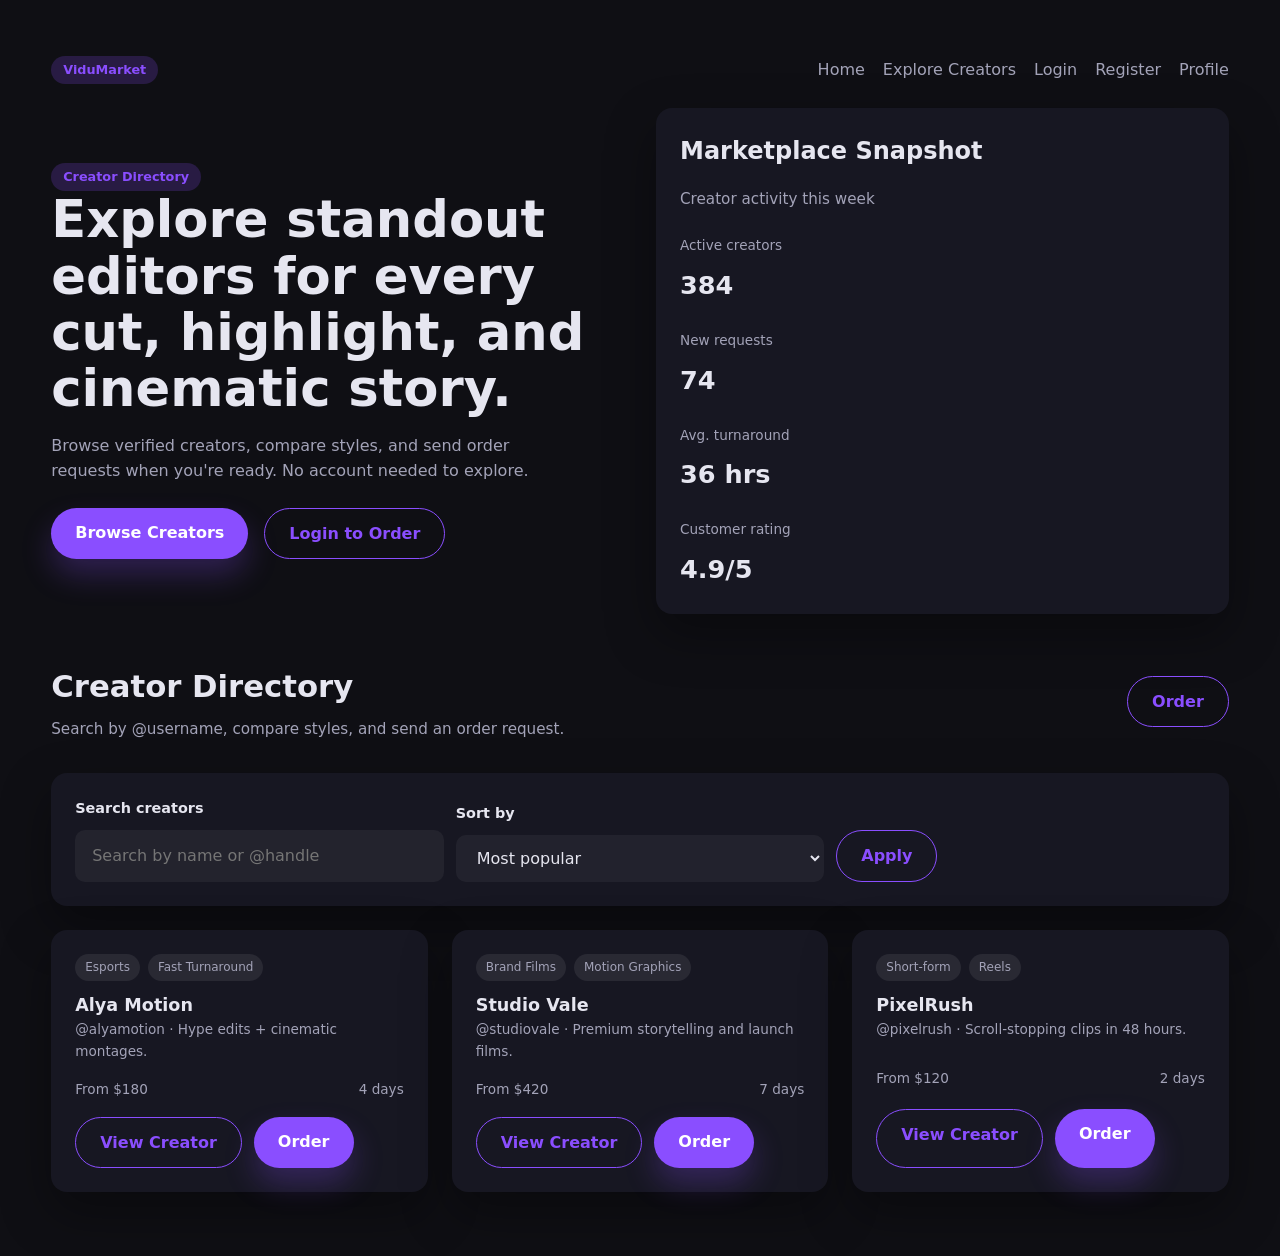
<file: index.html>
<!DOCTYPE html>
<html lang="en">
  <head>
    <meta charset="UTF-8" />
    <meta name="viewport" content="width=device-width, initial-scale=1.0" />
    <title>ViduMarket · Video Editing Marketplace</title>
    <link rel="stylesheet" href="css/styles.css" />
  </head>
  <body>
    <div class="container">
      <header class="navbar">
        <div class="logo">
          <span class="badge">ViduMarket</span>
        </div>
        <nav class="nav-links">
          <a href="index.html">Home</a>
          <a href="#creators">Explore Creators</a>
          <a href="login.html">Login</a>
          <a href="register.html">Register</a>
          <a href="profile.html">Profile</a>
        </nav>
      </header>

      <section class="hero">
        <div>
          <span class="badge">Creator Directory</span>
          <h1>Explore standout editors for every cut, highlight, and cinematic story.</h1>
          <p>
            Browse verified creators, compare styles, and send order requests when you're ready. No
            account needed to explore.
          </p>
          <div class="hero-actions">
            <a class="button" href="#creators">Browse Creators</a>
            <a class="button secondary" href="login.html">Login to Order</a>
          </div>
        </div>
        <div class="card">
          <h2>Marketplace Snapshot</h2>
          <p class="subtitle">Creator activity this week</p>
          <div class="grid two" style="margin-top: 24px;">
            <div class="kpi">
              <span>Active creators</span>
              <strong>384</strong>
            </div>
            <div class="kpi">
              <span>New requests</span>
              <strong>74</strong>
            </div>
            <div class="kpi">
              <span>Avg. turnaround</span>
              <strong>36 hrs</strong>
            </div>
            <div class="kpi">
              <span>Customer rating</span>
              <strong>4.9/5</strong>
            </div>
          </div>
        </div>
      </section>

      <section class="page-header" id="creators">
        <div>
          <h2 class="page-title">Creator Directory</h2>
          <p class="subtitle">Search by @username, compare styles, and send an order request.</p>
        </div>
        <a class="button secondary" href="login.html">Order</a>
      </section>

      <section class="card" style="margin-bottom: 24px;">
        <form class="search-bar">
          <div class="form-group">
            <label class="form-label" for="creator-search">Search creators</label>
            <input class="input" id="creator-search" type="search" placeholder="Search by name or @handle" />
          </div>
          <div class="form-group">
            <label class="form-label" for="creator-sort">Sort by</label>
            <select class="input" id="creator-sort">
              <option>Most popular</option>
              <option>Newest</option>
              <option>Top rated</option>
            </select>
          </div>
          <button class="button secondary" type="button">Apply</button>
        </form>
      </section>

      <section class="grid three">
        <article class="card marketplace-card">
          <div>
            <div class="tag-list" style="margin-bottom: 10px;">
              <span class="tag">Esports</span>
              <span class="tag">Fast Turnaround</span>
            </div>
            <h3>Alya Motion</h3>
            <p class="helper">@alyamotion · Hype edits + cinematic montages.</p>
          </div>
          <div class="meta">
            <span>From $180</span>
            <span>4 days</span>
          </div>
          <div class="actions">
            <a class="button secondary" href="profile.html">View Creator</a>
            <a class="button" href="login.html">Order</a>
          </div>
        </article>
        <article class="card marketplace-card">
          <div>
            <div class="tag-list" style="margin-bottom: 10px;">
              <span class="tag">Brand Films</span>
              <span class="tag">Motion Graphics</span>
            </div>
            <h3>Studio Vale</h3>
            <p class="helper">@studiovale · Premium storytelling and launch films.</p>
          </div>
          <div class="meta">
            <span>From $420</span>
            <span>7 days</span>
          </div>
          <div class="actions">
            <a class="button secondary" href="profile.html">View Creator</a>
            <a class="button" href="login.html">Order</a>
          </div>
        </article>
        <article class="card marketplace-card">
          <div>
            <div class="tag-list" style="margin-bottom: 10px;">
              <span class="tag">Short-form</span>
              <span class="tag">Reels</span>
            </div>
            <h3>PixelRush</h3>
            <p class="helper">@pixelrush · Scroll-stopping clips in 48 hours.</p>
          </div>
          <div class="meta">
            <span>From $120</span>
            <span>2 days</span>
          </div>
          <div class="actions">
            <a class="button secondary" href="profile.html">View Creator</a>
            <a class="button" href="login.html">Order</a>
          </div>
        </article>
      </section>
    </div>
    <script src="js/app.js"></script>
  </body>
</html>
</file>
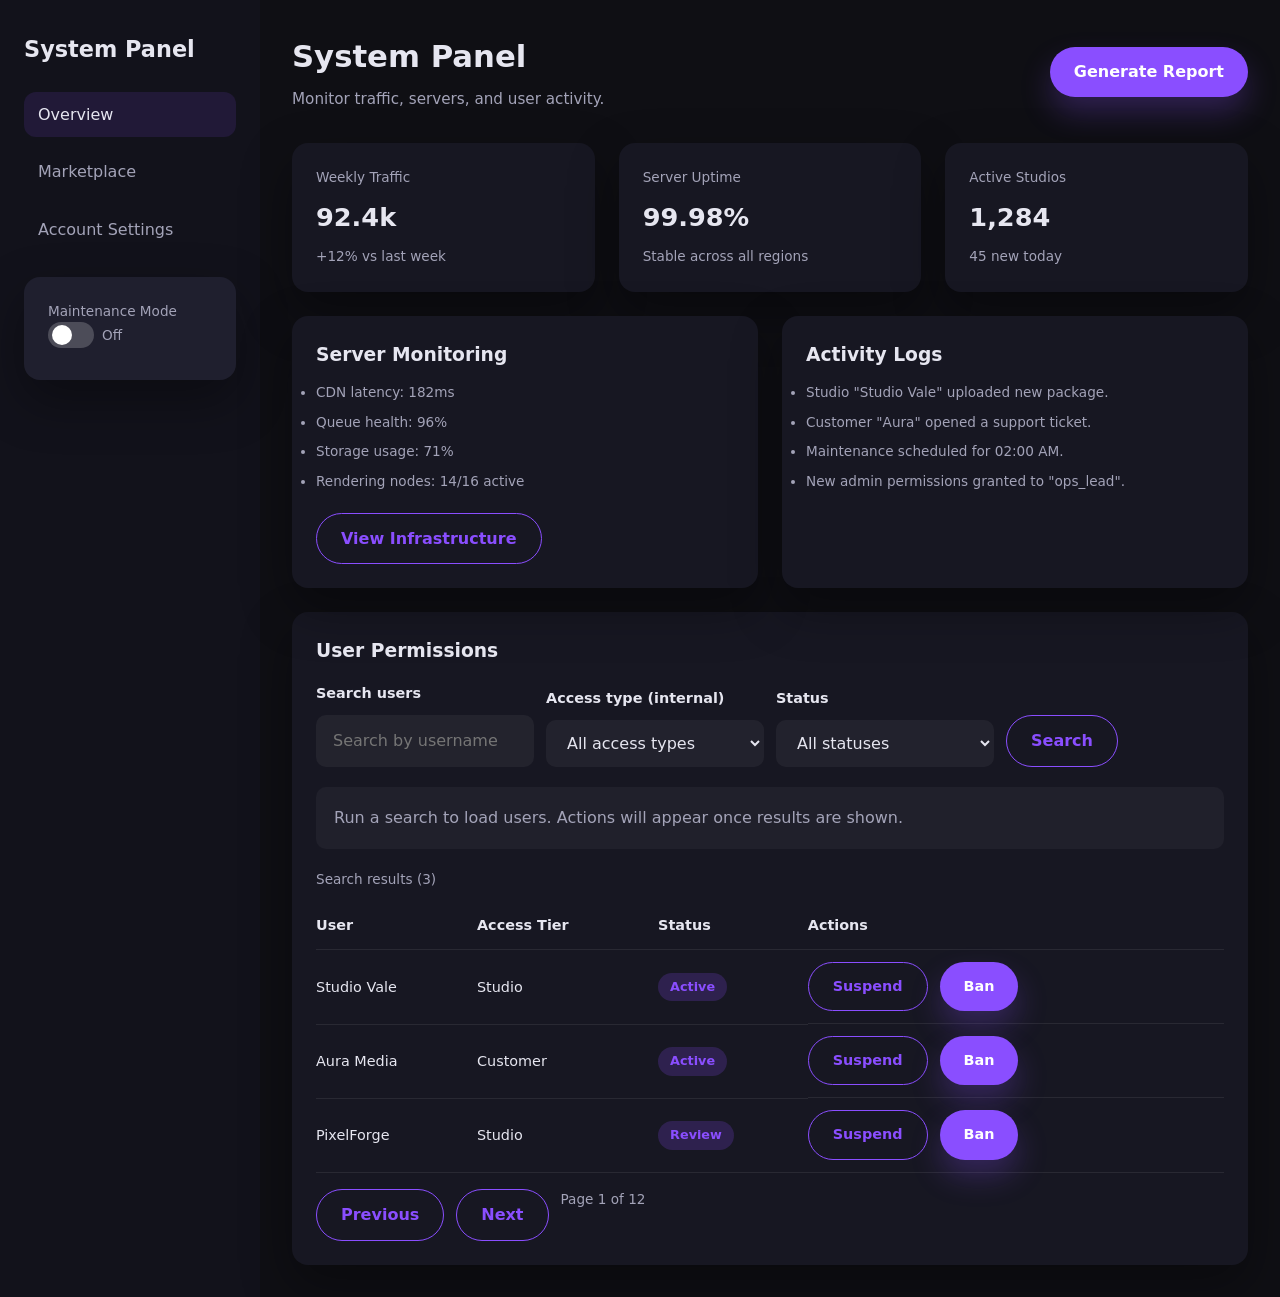
<file: admin.html>
<!DOCTYPE html>
<html lang="en">
  <head>
    <meta charset="UTF-8" />
    <meta name="viewport" content="width=device-width, initial-scale=1.0" />
    <title>System Panel · ViduMarket</title>
    <link rel="stylesheet" href="css/styles.css" />
  </head>
  <body>
    <div class="layout">
      <aside class="sidebar">
        <div class="logo">System Panel</div>
        <nav>
          <a class="active" href="admin.html">Overview</a>
          <a href="index.html">Marketplace</a>
          <a href="settings.html">Account Settings</a>
        </nav>
        <div class="card soft">
          <p class="helper">Maintenance Mode</p>
          <div class="toggle">
            <div class="switch" data-switch></div>
            <span class="helper">Off</span>
          </div>
        </div>
      </aside>
      <main class="dashboard-content">
        <div class="page-header">
          <div>
            <h1 class="page-title">System Panel</h1>
            <p class="subtitle">Monitor traffic, servers, and user activity.</p>
          </div>
          <button class="button">Generate Report</button>
        </div>

        <section class="grid three">
          <div class="card kpi">
            <span>Weekly Traffic</span>
            <strong>92.4k</strong>
            <p class="helper">+12% vs last week</p>
          </div>
          <div class="card kpi">
            <span>Server Uptime</span>
            <strong>99.98%</strong>
            <p class="helper">Stable across all regions</p>
          </div>
          <div class="card kpi">
            <span>Active Studios</span>
            <strong>1,284</strong>
            <p class="helper">45 new today</p>
          </div>
        </section>

        <section class="grid two" style="margin-top: 24px;">
          <div class="card">
            <h3>Server Monitoring</h3>
            <ul class="helper" style="margin-top: 12px; display: grid; gap: 8px;">
              <li>CDN latency: 182ms</li>
              <li>Queue health: 96%</li>
              <li>Storage usage: 71%</li>
              <li>Rendering nodes: 14/16 active</li>
            </ul>
            <button class="button secondary" style="margin-top: 20px;">View Infrastructure</button>
          </div>
          <div class="card">
            <h3>Activity Logs</h3>
            <ul class="helper" style="margin-top: 12px; display: grid; gap: 8px;">
              <li>Studio "Studio Vale" uploaded new package.</li>
              <li>Customer "Aura" opened a support ticket.</li>
              <li>Maintenance scheduled for 02:00 AM.</li>
              <li>New admin permissions granted to "ops_lead".</li>
            </ul>
          </div>
        </section>

        <section class="card" style="margin-top: 24px;">
          <h3>User Permissions</h3>
          <form class="search-bar" style="margin-top: 16px;">
            <div class="form-group">
              <label class="form-label" for="user-search">Search users</label>
              <input class="input" id="user-search" type="search" placeholder="Search by username or email" />
            </div>
            <div class="form-group">
              <label class="form-label" for="user-role">Access type (internal)</label>
              <select class="input" id="user-role">
                <option>All access types</option>
                <option>Operations</option>
                <option>Studio</option>
                <option>Customer</option>
              </select>
            </div>
            <div class="form-group">
              <label class="form-label" for="user-status">Status</label>
              <select class="input" id="user-status">
                <option>All statuses</option>
                <option>Active</option>
                <option>Suspended</option>
                <option>Banned</option>
              </select>
            </div>
            <button class="button secondary" type="button">Search</button>
          </form>
          <div class="empty-state" style="margin-top: 20px;">
            Run a search to load users. Actions will appear once results are shown.
          </div>
          <div style="margin-top: 20px;">
            <p class="helper">Search results (3)</p>
            <table class="table" style="margin-top: 12px;">
              <thead>
                <tr>
                  <th>User</th>
                  <th>Access Tier</th>
                  <th>Status</th>
                  <th>Actions</th>
                </tr>
              </thead>
              <tbody>
                <tr>
                  <td>Studio Vale</td>
                  <td>Studio</td>
                  <td><span class="badge">Active</span></td>
                  <td class="table-actions">
                    <button class="button secondary" type="button">Suspend</button>
                    <button class="button" type="button">Ban</button>
                  </td>
                </tr>
                <tr>
                  <td>Aura Media</td>
                  <td>Customer</td>
                  <td><span class="badge">Active</span></td>
                  <td class="table-actions">
                    <button class="button secondary" type="button">Suspend</button>
                    <button class="button" type="button">Ban</button>
                  </td>
                </tr>
                <tr>
                  <td>PixelForge</td>
                  <td>Studio</td>
                  <td><span class="badge">Review</span></td>
                  <td class="table-actions">
                    <button class="button secondary" type="button">Suspend</button>
                    <button class="button" type="button">Ban</button>
                  </td>
                </tr>
              </tbody>
            </table>
            <div class="table-actions" style="margin-top: 16px;">
              <button class="button secondary" type="button">Previous</button>
              <button class="button secondary" type="button">Next</button>
              <span class="helper">Page 1 of 12</span>
            </div>
          </div>
        </section>
      </main>
    </div>
    <script src="js/app.js"></script>
  </body>
</html>
</file>
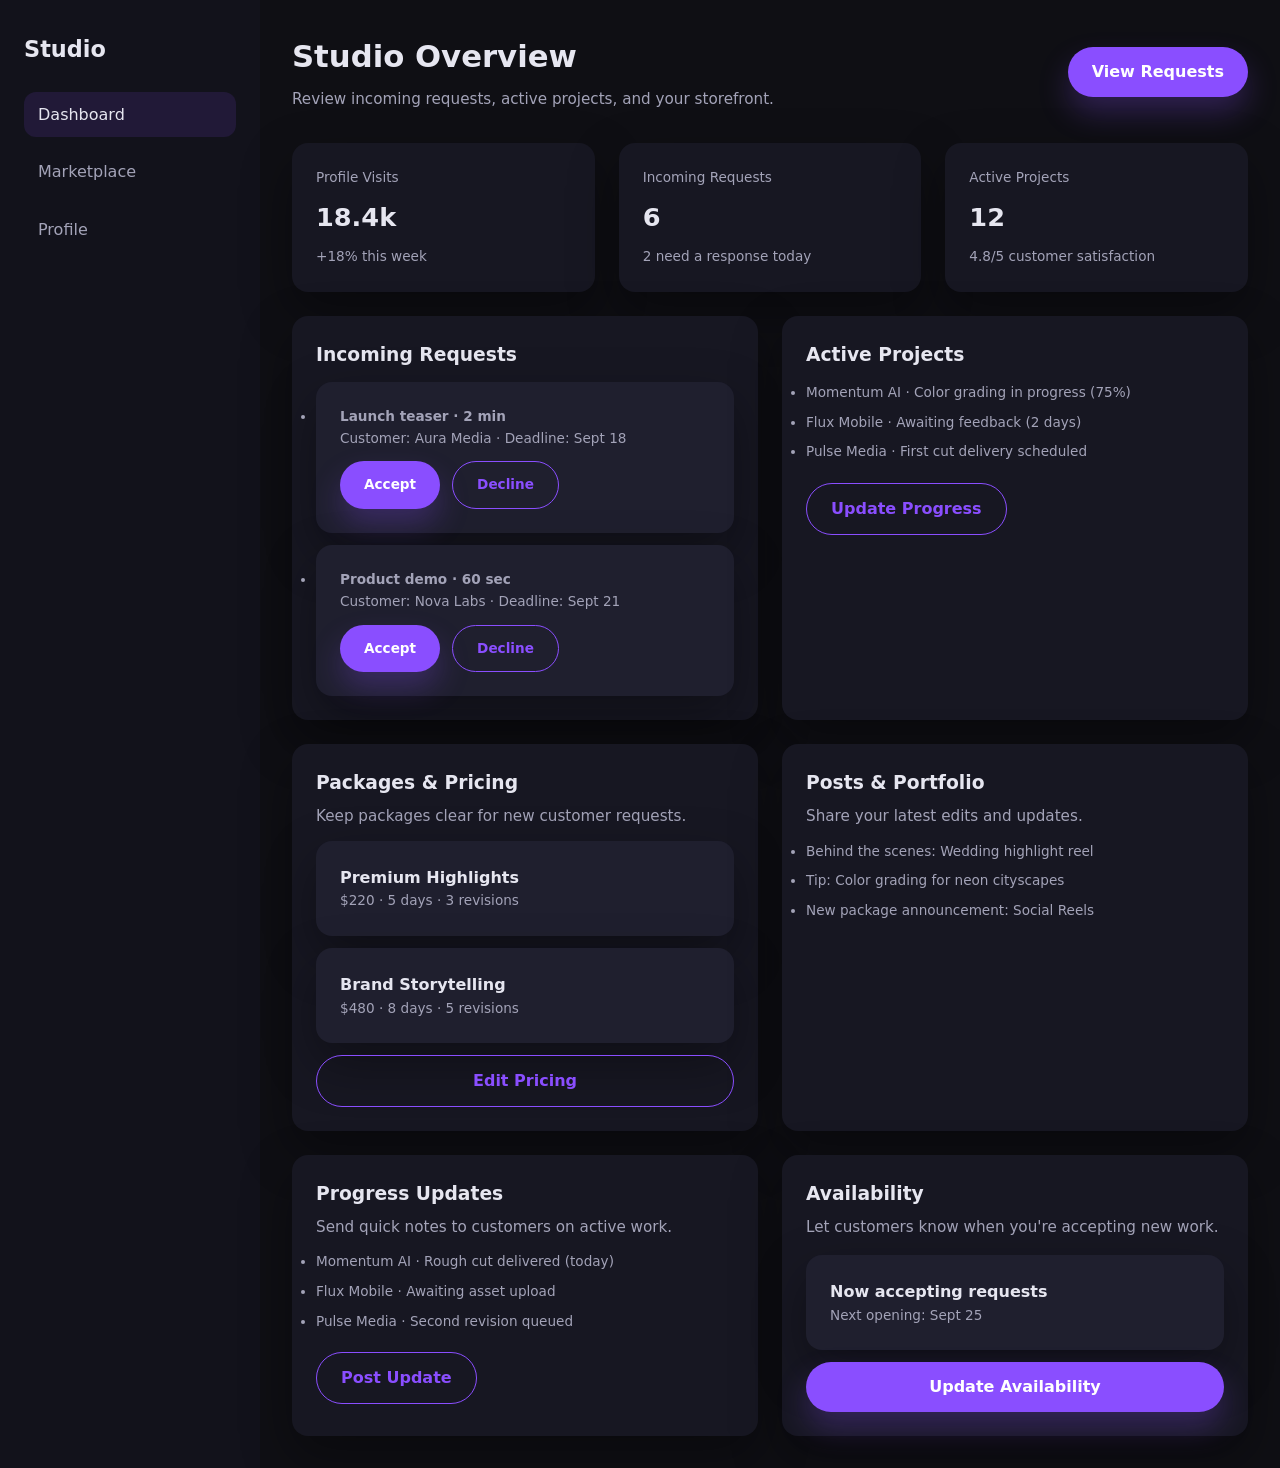
<file: creator.html>
<!DOCTYPE html>
<html lang="en">
  <head>
    <meta charset="UTF-8" />
    <meta name="viewport" content="width=device-width, initial-scale=1.0" />
    <title>Studio · ViduMarket</title>
    <link rel="stylesheet" href="css/styles.css" />
  </head>
  <body>
    <div class="layout">
      <aside class="sidebar">
        <div class="logo">Studio</div>
        <nav>
          <a class="active" href="creator.html">Dashboard</a>
          <a href="index.html">Marketplace</a>
          <a href="profile.html">Profile</a>
        </nav>
      </aside>
      <main class="dashboard-content">
        <div class="page-header">
          <div>
            <h1 class="page-title">Studio Overview</h1>
            <p class="subtitle">Review incoming requests, active projects, and your storefront.</p>
          </div>
          <button class="button">View Requests</button>
        </div>

        <section class="grid three">
          <div class="card kpi">
            <span>Profile Visits</span>
            <strong>18.4k</strong>
            <p class="helper">+18% this week</p>
          </div>
          <div class="card kpi">
            <span>Incoming Requests</span>
            <strong>6</strong>
            <p class="helper">2 need a response today</p>
          </div>
          <div class="card kpi">
            <span>Active Projects</span>
            <strong>12</strong>
            <p class="helper">4.8/5 customer satisfaction</p>
          </div>
        </section>

        <section class="grid two" style="margin-top: 24px;">
          <div class="card">
            <h3>Incoming Requests</h3>
            <ul class="helper" style="margin-top: 12px; display: grid; gap: 12px;">
              <li class="card soft">
                <strong>Launch teaser · 2 min</strong>
                <p class="helper">Customer: Aura Media · Deadline: Sept 18</p>
                <div class="table-actions" style="margin-top: 12px;">
                  <button class="button" type="button">Accept</button>
                  <button class="button secondary" type="button">Decline</button>
                </div>
              </li>
              <li class="card soft">
                <strong>Product demo · 60 sec</strong>
                <p class="helper">Customer: Nova Labs · Deadline: Sept 21</p>
                <div class="table-actions" style="margin-top: 12px;">
                  <button class="button" type="button">Accept</button>
                  <button class="button secondary" type="button">Decline</button>
                </div>
              </li>
            </ul>
          </div>
          <div class="card">
            <h3>Active Projects</h3>
            <ul class="helper" style="margin-top: 12px; display: grid; gap: 8px;">
              <li>Momentum AI · Color grading in progress (75%)</li>
              <li>Flux Mobile · Awaiting feedback (2 days)</li>
              <li>Pulse Media · First cut delivery scheduled</li>
            </ul>
            <button class="button secondary" style="margin-top: 20px;">Update Progress</button>
          </div>
        </section>

        <section class="grid two" style="margin-top: 24px;">
          <div class="card">
            <h3>Packages & Pricing</h3>
            <p class="subtitle">Keep packages clear for new customer requests.</p>
            <div class="grid" style="margin-top: 12px; gap: 12px;">
              <div class="card soft">
                <strong>Premium Highlights</strong>
                <p class="helper">$220 · 5 days · 3 revisions</p>
              </div>
              <div class="card soft">
                <strong>Brand Storytelling</strong>
                <p class="helper">$480 · 8 days · 5 revisions</p>
              </div>
              <button class="button secondary" type="button">Edit Pricing</button>
            </div>
          </div>
          <div class="card">
            <h3>Posts & Portfolio</h3>
            <p class="subtitle">Share your latest edits and updates.</p>
            <ul class="helper" style="margin-top: 12px; display: grid; gap: 8px;">
              <li>Behind the scenes: Wedding highlight reel</li>
              <li>Tip: Color grading for neon cityscapes</li>
              <li>New package announcement: Social Reels</li>
            </ul>
          </div>
        </section>

        <section class="grid two" style="margin-top: 24px;">
          <div class="card">
            <h3>Progress Updates</h3>
            <p class="subtitle">Send quick notes to customers on active work.</p>
            <ul class="helper" style="margin-top: 12px; display: grid; gap: 8px;">
              <li>Momentum AI · Rough cut delivered (today)</li>
              <li>Flux Mobile · Awaiting asset upload</li>
              <li>Pulse Media · Second revision queued</li>
            </ul>
            <button class="button secondary" style="margin-top: 20px;">Post Update</button>
          </div>
          <div class="card">
            <h3>Availability</h3>
            <p class="subtitle">Let customers know when you're accepting new work.</p>
            <div class="grid" style="margin-top: 16px; gap: 12px;">
              <div class="card soft">
                <strong>Now accepting requests</strong>
                <p class="helper">Next opening: Sept 25</p>
              </div>
              <button class="button" type="button">Update Availability</button>
            </div>
          </div>
        </section>
      </main>
    </div>
    <script src="js/app.js"></script>
  </body>
</html>
</file>
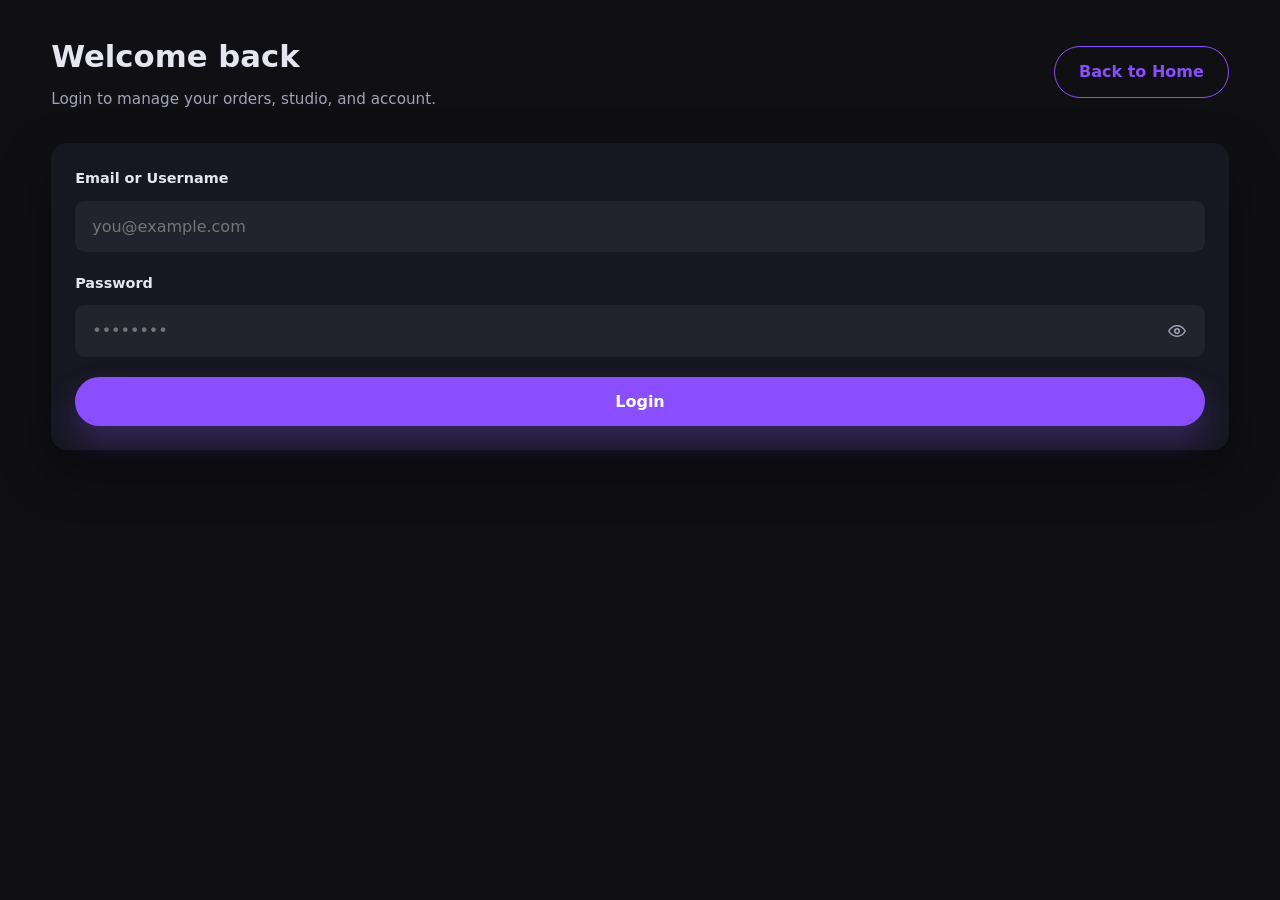
<file: login.html>
<!DOCTYPE html>
<html lang="en">
  <head>
    <meta charset="UTF-8" />
    <meta name="viewport" content="width=device-width, initial-scale=1.0" />
    <title>Login · ViduMarket</title>
    <link rel="stylesheet" href="css/styles.css" />
  </head>
  <body>
    <div class="container">
      <div class="page-header">
        <div>
          <h1 class="page-title">Welcome back</h1>
          <p class="subtitle">Login to manage your orders, studio, and account.</p>
        </div>
        <a class="button secondary" href="index.html">Back to Home</a>
      </div>

      <section class="card">
        <form data-login-form class="grid" style="gap: 20px;">
          <div class="form-group">
            <label class="form-label" for="username">Email or Username</label>
            <input class="input" id="username" data-username type="text" placeholder="you@example.com" required />
          </div>
          <div class="form-group">
            <label class="form-label" for="password">Password</label>
            <div class="input-with-icon">
              <input class="input" id="password" data-password type="password" placeholder="••••••••" required />
              <button class="icon-button" data-toggle data-target="#password" type="button" aria-label="Show password">
                <span class="sr-only">Toggle password visibility</span>
                <svg viewBox="0 0 24 24" fill="none" stroke="currentColor" stroke-width="2">
                  <path class="eye-open" d="M1 12s4-7 11-7 11 7 11 7-4 7-11 7S1 12 1 12Z"></path>
                  <circle class="eye-open" cx="12" cy="12" r="3"></circle>
                  <path class="eye-closed" d="M3 3l18 18"></path>
                  <path class="eye-closed" d="M10.5 6.5C11 6.3 11.5 6.2 12 6.2c6 0 9.5 5.8 9.5 5.8-.7 1.1-1.7 2.3-2.9 3.4"></path>
                  <path class="eye-closed" d="M6.2 9.4C4.2 10.9 3 12 3 12s4 6.8 9 6.8c1.3 0 2.5-.2 3.5-.6"></path>
                </svg>
              </button>
            </div>
          </div>
          <div class="alert error" data-alert></div>
          <button class="button" type="submit">Login</button>
        </form>
      </section>
    </div>
    <script src="js/app.js"></script>
  </body>
</html>
</file>
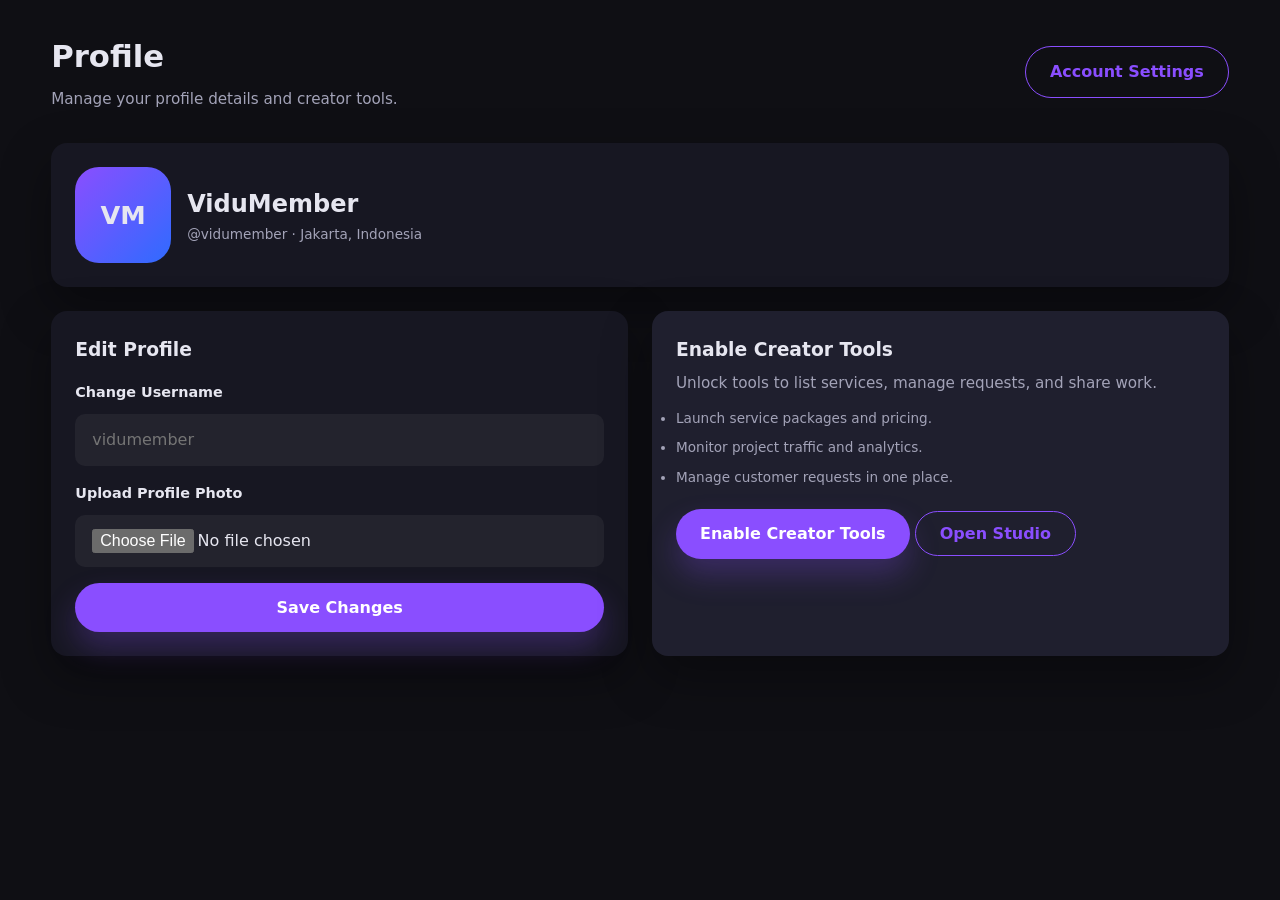
<file: profile.html>
<!DOCTYPE html>
<html lang="en">
  <head>
    <meta charset="UTF-8" />
    <meta name="viewport" content="width=device-width, initial-scale=1.0" />
    <title>Profile · ViduMarket</title>
    <link rel="stylesheet" href="css/styles.css" />
  </head>
  <body>
    <div class="container">
      <div class="page-header">
        <div>
          <h1 class="page-title">Profile</h1>
          <p class="subtitle">Manage your profile details and creator tools.</p>
        </div>
        <a class="button secondary" href="settings.html">Account Settings</a>
      </div>

      <section class="card profile-card">
        <div class="avatar">VM</div>
        <div>
          <h2>ViduMember</h2>
          <p class="helper">@vidumember · Jakarta, Indonesia</p>
        </div>
      </section>

      <section class="grid two" style="margin-top: 24px;">
        <div class="card">
          <h3>Edit Profile</h3>
          <form class="grid" style="gap: 16px; margin-top: 16px;">
            <div class="form-group">
              <label class="form-label" for="new-username">Change Username</label>
              <input class="input" id="new-username" type="text" placeholder="vidumember" />
            </div>
            <div class="form-group">
              <label class="form-label" for="photo">Upload Profile Photo</label>
              <input class="input" id="photo" type="file" />
            </div>
            <button class="button" type="button">Save Changes</button>
          </form>
        </div>
        <div class="card soft">
          <h3>Enable Creator Tools</h3>
          <p class="subtitle">Unlock tools to list services, manage requests, and share work.</p>
          <ul class="helper" style="margin-top: 12px; display: grid; gap: 8px;">
            <li>Launch service packages and pricing.</li>
            <li>Monitor project traffic and analytics.</li>
            <li>Manage customer requests in one place.</li>
          </ul>
          <button class="button" style="margin-top: 20px;" data-switch-creator type="button">
            Enable Creator Tools
          </button>
          <a class="button secondary" style="margin-top: 12px;" href="creator.html">Open Studio</a>
          <div class="alert success" style="margin-top: 16px;" data-alert></div>
        </div>
      </section>
    </div>
    <script src="js/app.js"></script>
  </body>
</html>
</file>
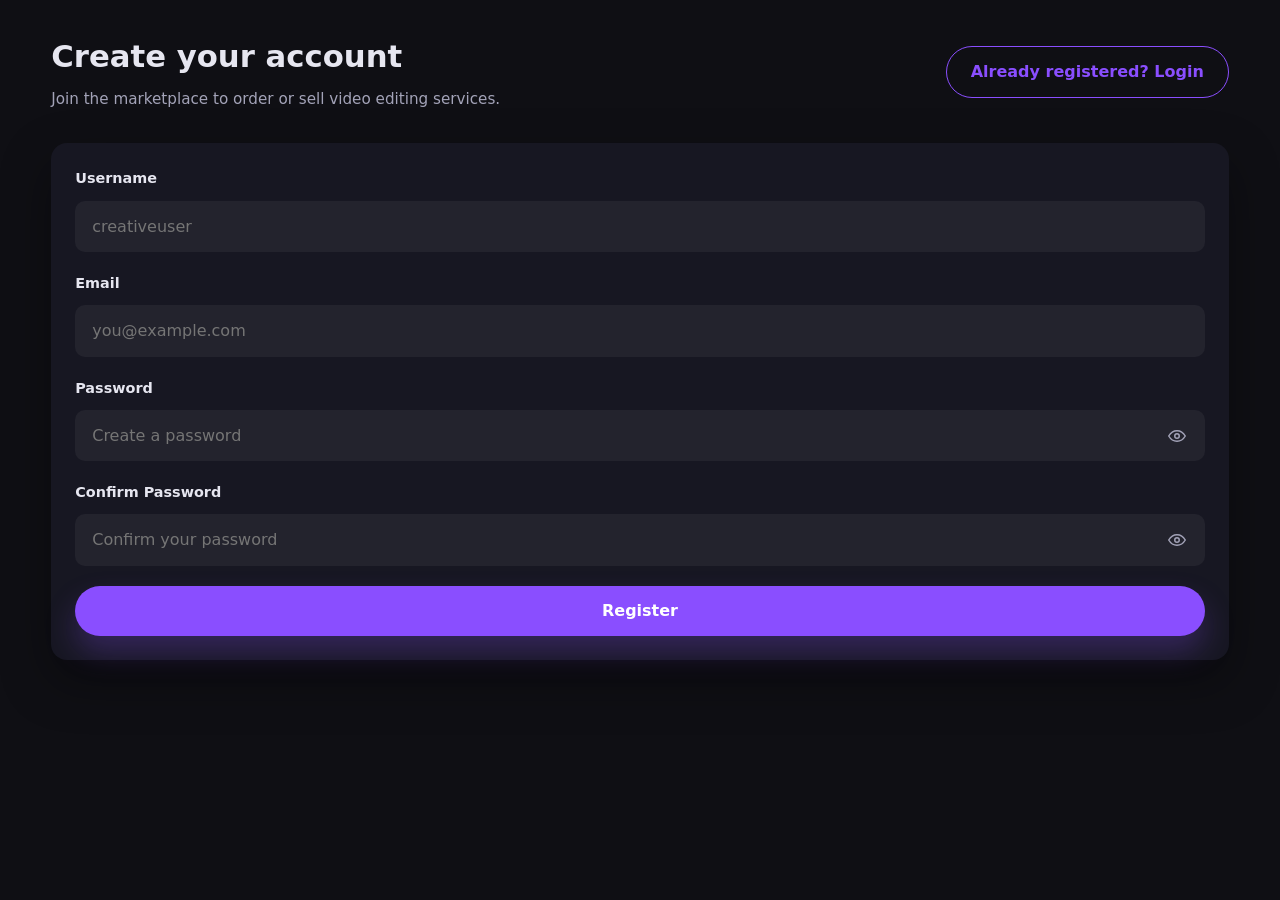
<file: register.html>
<!DOCTYPE html>
<html lang="en">
  <head>
    <meta charset="UTF-8" />
    <meta name="viewport" content="width=device-width, initial-scale=1.0" />
    <title>Register · ViduMarket</title>
    <link rel="stylesheet" href="css/styles.css" />
  </head>
  <body>
    <div class="container">
      <div class="page-header">
        <div>
          <h1 class="page-title">Create your account</h1>
          <p class="subtitle">Join the marketplace to order or sell video editing services.</p>
        </div>
        <a class="button secondary" href="login.html">Already registered? Login</a>
      </div>

      <section class="card">
        <form data-register-form class="grid" style="gap: 20px;">
          <div class="form-group">
            <label class="form-label" for="username">Username</label>
            <input class="input" id="username" type="text" placeholder="creativeuser" required />
          </div>
          <div class="form-group">
            <label class="form-label" for="email">Email</label>
            <input class="input" id="email" type="email" placeholder="you@example.com" required />
          </div>
          <div class="form-group">
            <label class="form-label" for="password">Password</label>
            <div class="input-with-icon">
              <input class="input" id="password" data-password type="password" placeholder="Create a password" required />
              <button class="icon-button" data-toggle data-target="#password" type="button" aria-label="Show password">
                <span class="sr-only">Toggle password visibility</span>
                <svg viewBox="0 0 24 24" fill="none" stroke="currentColor" stroke-width="2">
                  <path class="eye-open" d="M1 12s4-7 11-7 11 7 11 7-4 7-11 7S1 12 1 12Z"></path>
                  <circle class="eye-open" cx="12" cy="12" r="3"></circle>
                  <path class="eye-closed" d="M3 3l18 18"></path>
                  <path class="eye-closed" d="M10.5 6.5C11 6.3 11.5 6.2 12 6.2c6 0 9.5 5.8 9.5 5.8-.7 1.1-1.7 2.3-2.9 3.4"></path>
                  <path class="eye-closed" d="M6.2 9.4C4.2 10.9 3 12 3 12s4 6.8 9 6.8c1.3 0 2.5-.2 3.5-.6"></path>
                </svg>
              </button>
            </div>
          </div>
          <div class="form-group">
            <label class="form-label" for="confirm">Confirm Password</label>
            <div class="input-with-icon">
              <input class="input" id="confirm" data-confirm type="password" placeholder="Confirm your password" required />
              <button class="icon-button" data-toggle data-target="#confirm" type="button" aria-label="Show password">
                <span class="sr-only">Toggle password visibility</span>
                <svg viewBox="0 0 24 24" fill="none" stroke="currentColor" stroke-width="2">
                  <path class="eye-open" d="M1 12s4-7 11-7 11 7 11 7-4 7-11 7S1 12 1 12Z"></path>
                  <circle class="eye-open" cx="12" cy="12" r="3"></circle>
                  <path class="eye-closed" d="M3 3l18 18"></path>
                  <path class="eye-closed" d="M10.5 6.5C11 6.3 11.5 6.2 12 6.2c6 0 9.5 5.8 9.5 5.8-.7 1.1-1.7 2.3-2.9 3.4"></path>
                  <path class="eye-closed" d="M6.2 9.4C4.2 10.9 3 12 3 12s4 6.8 9 6.8c1.3 0 2.5-.2 3.5-.6"></path>
                </svg>
              </button>
            </div>
          </div>
          <div class="alert error" data-alert></div>
          <button class="button" type="submit">Register</button>
        </form>
      </section>
    </div>
    <script src="js/app.js"></script>
  </body>
</html>
</file>
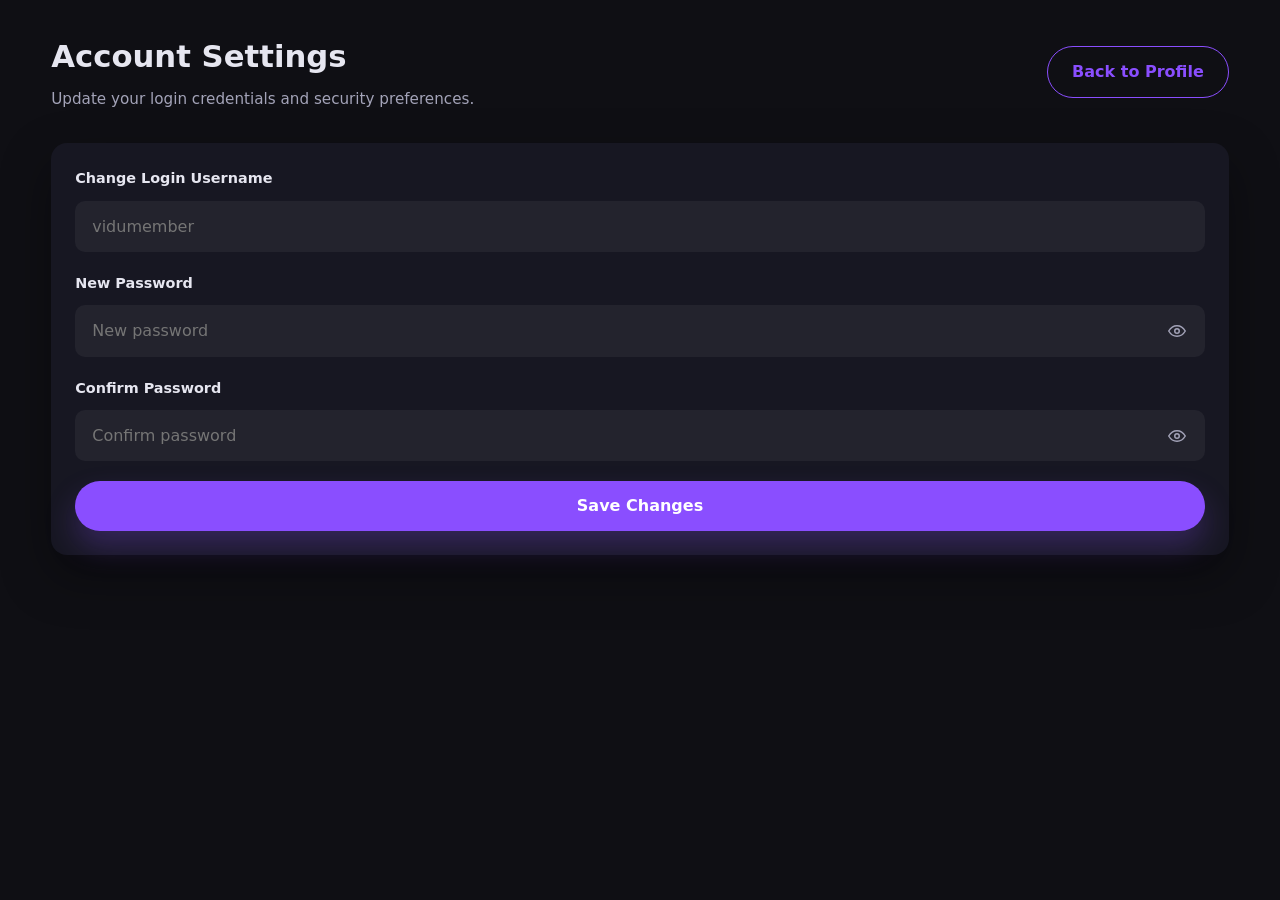
<file: settings.html>
<!DOCTYPE html>
<html lang="en">
  <head>
    <meta charset="UTF-8" />
    <meta name="viewport" content="width=device-width, initial-scale=1.0" />
    <title>Account Settings · ViduMarket</title>
    <link rel="stylesheet" href="css/styles.css" />
  </head>
  <body>
    <div class="container">
      <div class="page-header">
        <div>
          <h1 class="page-title">Account Settings</h1>
          <p class="subtitle">Update your login credentials and security preferences.</p>
        </div>
        <a class="button secondary" href="profile.html">Back to Profile</a>
      </div>

      <section class="card">
        <form data-settings-form class="grid" style="gap: 20px;">
          <div class="form-group">
            <label class="form-label" for="login">Change Login Username</label>
            <input class="input" id="login" type="text" placeholder="vidumember" />
          </div>
          <div class="form-group">
            <label class="form-label" for="new-password">New Password</label>
            <div class="input-with-icon">
              <input class="input" id="new-password" data-password type="password" placeholder="New password" />
              <button class="icon-button" data-toggle data-target="#new-password" type="button" aria-label="Show password">
                <span class="sr-only">Toggle password visibility</span>
                <svg viewBox="0 0 24 24" fill="none" stroke="currentColor" stroke-width="2">
                  <path class="eye-open" d="M1 12s4-7 11-7 11 7 11 7-4 7-11 7S1 12 1 12Z"></path>
                  <circle class="eye-open" cx="12" cy="12" r="3"></circle>
                  <path class="eye-closed" d="M3 3l18 18"></path>
                  <path class="eye-closed" d="M10.5 6.5C11 6.3 11.5 6.2 12 6.2c6 0 9.5 5.8 9.5 5.8-.7 1.1-1.7 2.3-2.9 3.4"></path>
                  <path class="eye-closed" d="M6.2 9.4C4.2 10.9 3 12 3 12s4 6.8 9 6.8c1.3 0 2.5-.2 3.5-.6"></path>
                </svg>
              </button>
            </div>
          </div>
          <div class="form-group">
            <label class="form-label" for="confirm-password">Confirm Password</label>
            <div class="input-with-icon">
              <input class="input" id="confirm-password" data-confirm type="password" placeholder="Confirm password" />
              <button
                class="icon-button"
                data-toggle
                data-target="#confirm-password"
                type="button"
                aria-label="Show password"
              >
                <span class="sr-only">Toggle password visibility</span>
                <svg viewBox="0 0 24 24" fill="none" stroke="currentColor" stroke-width="2">
                  <path class="eye-open" d="M1 12s4-7 11-7 11 7 11 7-4 7-11 7S1 12 1 12Z"></path>
                  <circle class="eye-open" cx="12" cy="12" r="3"></circle>
                  <path class="eye-closed" d="M3 3l18 18"></path>
                  <path class="eye-closed" d="M10.5 6.5C11 6.3 11.5 6.2 12 6.2c6 0 9.5 5.8 9.5 5.8-.7 1.1-1.7 2.3-2.9 3.4"></path>
                  <path class="eye-closed" d="M6.2 9.4C4.2 10.9 3 12 3 12s4 6.8 9 6.8c1.3 0 2.5-.2 3.5-.6"></path>
                </svg>
              </button>
            </div>
          </div>
          <div class="alert error" data-alert></div>
          <button class="button" type="submit">Save Changes</button>
        </form>
      </section>
    </div>
    <script src="js/app.js"></script>
  </body>
</html>
</file>
<file: css/styles.css>
:root {
  color-scheme: dark;
  --bg: #0f0f14;
  --panel: #171722;
  --panel-alt: #1f1f2e;
  --text: #e6e6f0;
  --muted: #a3a3b8;
  --accent: #8a4eff;
  --accent-soft: rgba(138, 78, 255, 0.2);
  --success: #38c172;
  --danger: #ff5c7c;
  --warning: #ffb648;
  --shadow: 0 20px 50px rgba(0, 0, 0, 0.35);
  --radius: 16px;
  --radius-sm: 10px;
  --transition: 0.25s ease;
  font-family: "Inter", "Segoe UI", system-ui, -apple-system, sans-serif;
}

* {
  box-sizing: border-box;
  margin: 0;
  padding: 0;
}

body {
  background: var(--bg);
  color: var(--text);
  line-height: 1.6;
  min-height: 100vh;
}

a {
  color: inherit;
  text-decoration: none;
}

button,
input,
select,
textarea {
  font: inherit;
  color: inherit;
}

.container {
  width: min(1200px, 92vw);
  margin: 0 auto;
  padding: 32px 0 64px;
}

.page-header {
  display: flex;
  align-items: center;
  justify-content: space-between;
  margin-bottom: 32px;
  gap: 20px;
  flex-wrap: wrap;
}

.page-title {
  font-size: clamp(1.6rem, 2.4vw, 2.4rem);
  font-weight: 700;
}

.subtitle {
  color: var(--muted);
  margin-top: 6px;
  font-size: 0.95rem;
}

.button {
  background: var(--accent);
  color: #fff;
  border: none;
  border-radius: 999px;
  padding: 12px 24px;
  font-weight: 600;
  cursor: pointer;
  transition: transform var(--transition), box-shadow var(--transition);
  box-shadow: 0 16px 30px rgba(138, 78, 255, 0.25);
}

.button:hover {
  transform: translateY(-2px);
}

.button.secondary {
  background: transparent;
  border: 1px solid var(--accent);
  color: var(--accent);
  box-shadow: none;
}

.badge {
  display: inline-flex;
  align-items: center;
  padding: 4px 12px;
  border-radius: 999px;
  background: var(--accent-soft);
  color: var(--accent);
  font-size: 0.8rem;
  font-weight: 600;
}

.card {
  background: var(--panel);
  border-radius: var(--radius);
  padding: 24px;
  box-shadow: var(--shadow);
}

.card.soft {
  background: var(--panel-alt);
}

.grid {
  display: grid;
  gap: 24px;
}

.grid.two {
  grid-template-columns: repeat(auto-fit, minmax(260px, 1fr));
}

.grid.three {
  grid-template-columns: repeat(auto-fit, minmax(220px, 1fr));
}

.form-group {
  display: grid;
  gap: 10px;
}

.input-with-icon {
  position: relative;
  display: flex;
  align-items: center;
}

.input-with-icon .input {
  padding-right: 48px;
}

.icon-button {
  position: absolute;
  right: 12px;
  width: 32px;
  height: 32px;
  border-radius: 50%;
  border: none;
  background: transparent;
  color: var(--muted);
  display: grid;
  place-items: center;
  cursor: pointer;
  transition: background var(--transition), color var(--transition);
}

.icon-button:hover {
  background: rgba(138, 78, 255, 0.16);
  color: var(--text);
}

.icon-button svg {
  width: 18px;
  height: 18px;
}

.icon-button .eye-open,
.icon-button .eye-closed {
  transition: opacity var(--transition);
}

.icon-button .eye-closed {
  opacity: 0;
}

.icon-button.is-visible .eye-open {
  opacity: 0;
}

.icon-button.is-visible .eye-closed {
  opacity: 1;
}

.form-label {
  font-weight: 600;
  font-size: 0.9rem;
}

.input {
  width: 100%;
  padding: 12px 16px;
  border-radius: var(--radius-sm);
  border: 1px solid transparent;
  background: rgba(255, 255, 255, 0.05);
  transition: border var(--transition), box-shadow var(--transition);
}

.input:focus {
  outline: none;
  border-color: var(--accent);
  box-shadow: 0 0 0 3px rgba(138, 78, 255, 0.2);
}

.helper {
  color: var(--muted);
  font-size: 0.85rem;
}

.alert {
  padding: 12px 16px;
  border-radius: var(--radius-sm);
  font-size: 0.9rem;
  display: none;
}

.alert.show {
  display: block;
}

.alert.error {
  background: rgba(255, 92, 124, 0.16);
  color: var(--danger);
}

.alert.success {
  background: rgba(56, 193, 114, 0.16);
  color: var(--success);
}

.navbar {
  display: flex;
  align-items: center;
  justify-content: space-between;
  padding: 24px 0;
  flex-wrap: wrap;
  gap: 16px;
}

.nav-links {
  display: flex;
  gap: 18px;
  color: var(--muted);
  font-weight: 500;
}

.hero {
  display: grid;
  gap: 32px;
  align-items: center;
  grid-template-columns: repeat(auto-fit, minmax(280px, 1fr));
  margin-bottom: 48px;
}

.hero h1 {
  font-size: clamp(2rem, 4vw, 3.2rem);
  line-height: 1.1;
}

.hero p {
  color: var(--muted);
  margin-top: 16px;
  max-width: 480px;
}

.hero-actions {
  display: flex;
  flex-wrap: wrap;
  gap: 16px;
  margin-top: 24px;
}

.marketplace-card {
  display: grid;
  gap: 16px;
}

.marketplace-card h3 {
  font-size: 1.1rem;
}

.marketplace-card .meta {
  display: flex;
  align-items: center;
  justify-content: space-between;
  color: var(--muted);
  font-size: 0.85rem;
}

.marketplace-card .actions {
  display: flex;
  gap: 12px;
}

.search-bar {
  display: grid;
  gap: 12px;
  grid-template-columns: repeat(auto-fit, minmax(200px, 1fr));
  align-items: end;
}

.search-bar .button {
  width: fit-content;
}

.tag-list {
  display: flex;
  flex-wrap: wrap;
  gap: 8px;
}

.tag {
  padding: 4px 10px;
  border-radius: 999px;
  font-size: 0.75rem;
  background: rgba(255, 255, 255, 0.08);
  color: var(--muted);
}

.profile-card {
  display: flex;
  gap: 20px;
  align-items: center;
}

.avatar {
  width: 64px;
  height: 64px;
  border-radius: 50%;
  background: var(--accent-soft);
  display: grid;
  place-items: center;
  font-weight: 700;
}

.table-actions {
  display: flex;
  gap: 12px;
  flex-wrap: wrap;
}

.empty-state {
  padding: 18px;
  border-radius: var(--radius-sm);
  background: rgba(255, 255, 255, 0.04);
  color: var(--muted);
}

.sr-only {
  border: 0;
  clip: rect(0 0 0 0);
  height: 1px;
  margin: -1px;
  overflow: hidden;
  padding: 0;
  position: absolute;
  width: 1px;
}

.layout {
  display: grid;
  grid-template-columns: 260px 1fr;
  min-height: 100vh;
}

.sidebar {
  background: #12121b;
  padding: 32px 24px;
  display: flex;
  flex-direction: column;
  gap: 24px;
}

.sidebar .logo {
  font-size: 1.4rem;
  font-weight: 700;
}

.sidebar nav {
  display: grid;
  gap: 12px;
  color: var(--muted);
}

.sidebar nav a {
  padding: 10px 14px;
  border-radius: 12px;
  transition: background var(--transition), color var(--transition);
}

.sidebar nav a.active,
.sidebar nav a:hover {
  background: rgba(138, 78, 255, 0.12);
  color: var(--text);
}

.dashboard-content {
  padding: 32px;
}

.kpi {
  display: grid;
  gap: 8px;
}

.kpi span {
  color: var(--muted);
  font-size: 0.85rem;
}

.kpi strong {
  font-size: 1.6rem;
}

.table {
  width: 100%;
  border-collapse: collapse;
  font-size: 0.9rem;
}

.table th,
.table td {
  text-align: left;
  padding: 12px 0;
  border-bottom: 1px solid rgba(255, 255, 255, 0.08);
}

.toggle {
  display: inline-flex;
  align-items: center;
  gap: 8px;
}

.switch {
  width: 46px;
  height: 26px;
  border-radius: 999px;
  background: rgba(255, 255, 255, 0.2);
  position: relative;
}

.switch::after {
  content: "";
  position: absolute;
  width: 20px;
  height: 20px;
  border-radius: 50%;
  background: #fff;
  top: 3px;
  left: 4px;
  transition: transform var(--transition);
}

.switch.active {
  background: var(--accent);
}

.switch.active::after {
  transform: translateX(18px);
}

.profile-card {
  display: grid;
  gap: 16px;
  align-items: center;
  grid-template-columns: auto 1fr;
}

.avatar {
  width: 96px;
  height: 96px;
  border-radius: 24px;
  background: linear-gradient(135deg, #8a4eff, #2f6bff);
  display: grid;
  place-items: center;
  font-weight: 700;
  font-size: 1.6rem;
}

@media (max-width: 900px) {
  .layout {
    grid-template-columns: 1fr;
  }

  .sidebar {
    flex-direction: row;
    align-items: center;
    justify-content: space-between;
  }

  .sidebar nav {
    grid-auto-flow: column;
    overflow-x: auto;
    gap: 8px;
  }
}

@media (max-width: 640px) {
  .page-header {
    flex-direction: column;
    align-items: flex-start;
    gap: 12px;
  }

  .navbar {
    flex-direction: column;
    gap: 16px;
  }

  .hero-actions {
    flex-direction: column;
  }

  .dashboard-content {
    padding: 24px;
  }
}
</file>
